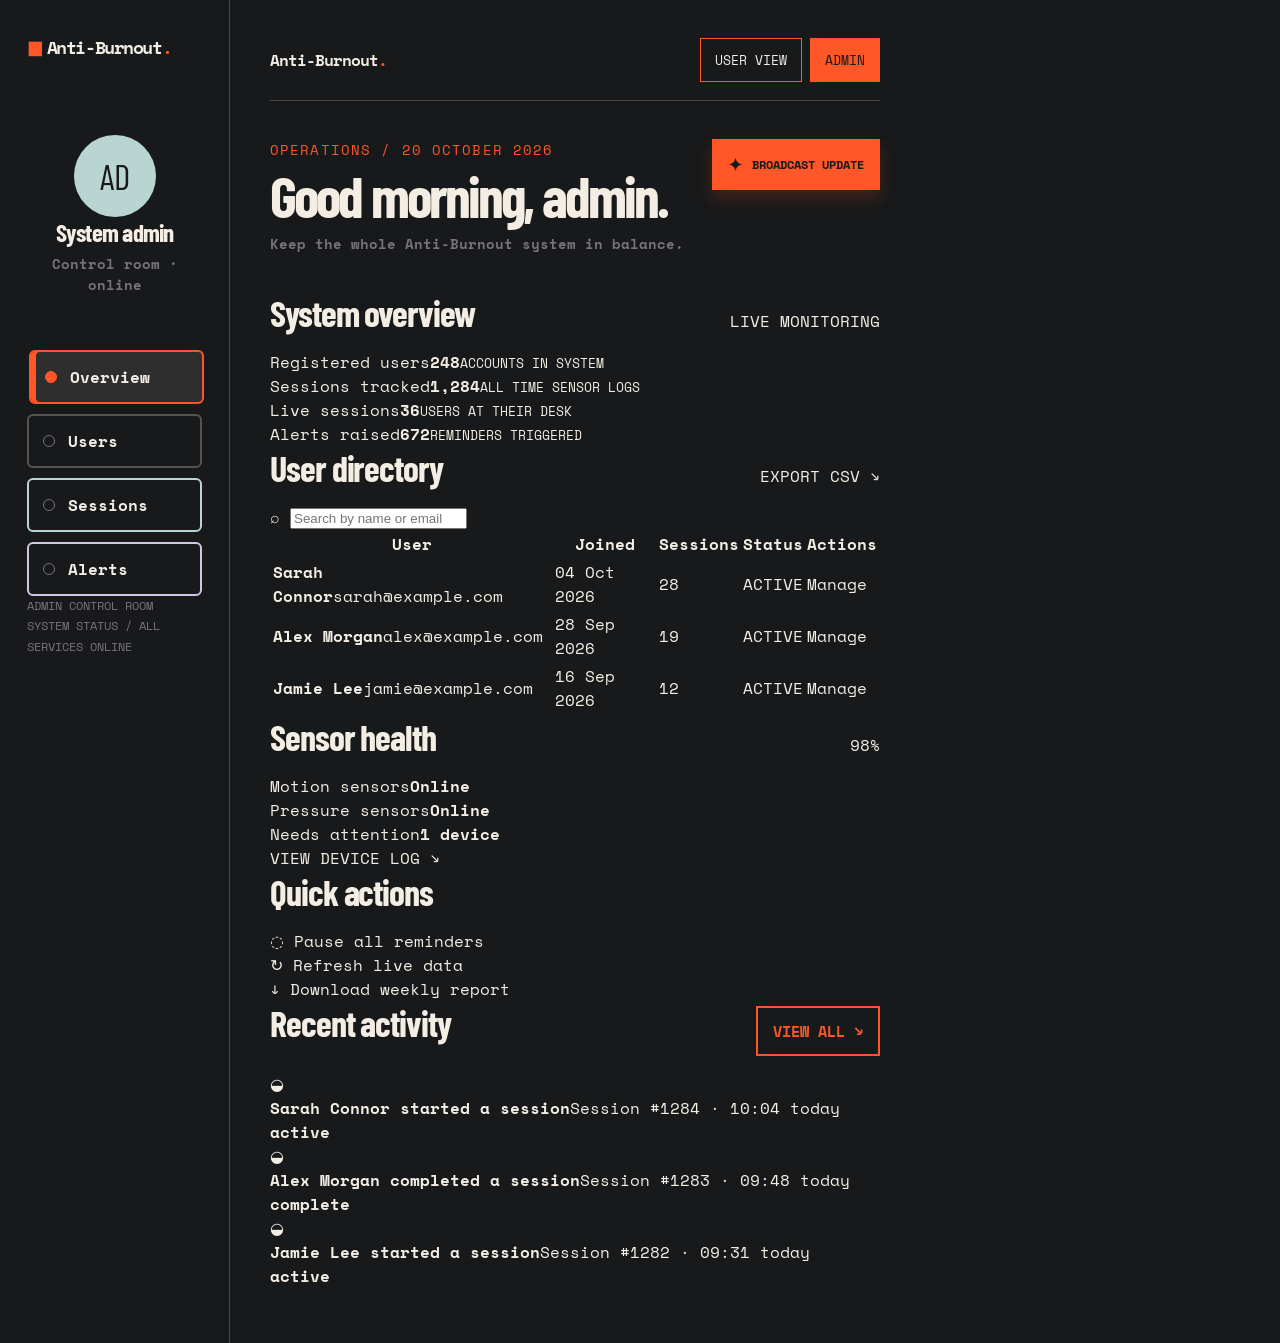
<file: Frontend/Admin_Dashboard.html>
<!doctype html>
<html lang="en">

<head>
  <meta charset="UTF-8" />
  <meta name="viewport" content="width=device-width, initial-scale=1.0" />
  <meta name="description" content="Anti-Burnout administration dashboard." />
  <title>Anti-Burnout / Admin</title>
  <link rel="stylesheet" href="styles.css?v=admin-dashboard" />
  <link rel="icon" type="image/png" href="Images/Picture1.png" />
  <link rel="preconnect" href="https://fonts.googleapis.com" />
  <link rel="preconnect" href="https://fonts.gstatic.com" crossorigin />
  <link href="https://fonts.googleapis.com/css2?family=Barlow+Condensed:ital,wght@0,500;0,600;1,500;1,600&family=Space+Mono:wght@400;700&display=swap" rel="stylesheet" />
</head>

<body>
  <div class="app admin-app">
    <aside class="sidebar">
      <a class="brand" href="/"><span class="brand-mark">▮▮</span> Anti-Burnout<span>.</span></a>
      <div class="profile admin-profile">
        <div class="profile-avatar" aria-hidden="true">AD</div>
        <h2>System admin</h2>
        <p>Control room · online</p>
      </div>
      <nav class="nav" aria-label="Admin navigation">
        <a class="active selected" aria-current="page" href="#overview">Overview</a>
        <a href="#users">Users</a>
        <a href="#sessions">Sessions</a>
        <a href="#alerts">Alerts</a>
      </nav>
      <p class="sidebar-footer">ADMIN CONTROL ROOM<br />SYSTEM STATUS / ALL SERVICES ONLINE</p>
    </aside>

    <main class="main admin-main" id="overview">
      <nav class="dashboard-nav" aria-label="Admin page navigation">
        <a class="dashboard-nav-home" href="/">Anti-Burnout<span>.</span></a>
        <div class="dashboard-nav-links">
          <a href="/Dashboard">User view</a>
          <a class="active" href="#overview">Admin</a>
        </div>
      </nav>

      <header class="topbar">
        <div>
          <p class="eyebrow">Operations / 20 October 2026</p>
          <h1>Good morning, admin.</h1>
          <p class="date">Keep the whole Anti-Burnout system in balance.</p>
        </div>
        <span class="notification"><span>✦</span><label>Broadcast update</label></span>
      </header>

      <section aria-labelledby="overview-title">
        <div class="section-heading">
          <h2 id="overview-title">System overview</h2>
          <span class="admin-live"><i></i> LIVE MONITORING</span>
        </div>
        <div class="admin-stat-grid">
          <article class="admin-stat orange"><span>Registered users</span><strong>248</strong><small>ACCOUNTS IN SYSTEM</small></article>
          <article class="admin-stat blue"><span>Sessions tracked</span><strong>1,284</strong><small>ALL TIME SENSOR LOGS</small></article>
          <article class="admin-stat lilac"><span>Live sessions</span><strong>36</strong><small>USERS AT THEIR DESK</small></article>
          <article class="admin-stat cream"><span>Alerts raised</span><strong>672</strong><small>REMINDERS TRIGGERED</small></article>
        </div>
      </section>

      <div class="admin-content-grid">
        <section class="admin-panel" id="users" aria-labelledby="users-title">
          <div class="section-heading">
            <h2 id="users-title">User directory</h2>
            <span class="admin-text-button">EXPORT CSV ↘</span>
          </div>
          <label class="admin-search">
            <span>⌕</span>
            <input type="search" placeholder="Search by name or email" aria-label="Search users" />
          </label>
          <div class="admin-table-wrap">
            <table class="admin-table">
              <thead><tr><th>User</th><th>Joined</th><th>Sessions</th><th>Status</th><th><span class="sr-only">Actions</span></th></tr></thead>
              <tbody>
                <tr>
                  <td><strong>Sarah Connor</strong><span>sarah@example.com</span></td>
                  <td>04 Oct 2026</td>
                  <td>28</td>
                  <td><span class="status-pill online">ACTIVE</span></td>
                  <td><span class="row-action">Manage</span></td>
                </tr>
                <tr>
                  <td><strong>Alex Morgan</strong><span>alex@example.com</span></td>
                  <td>28 Sep 2026</td>
                  <td>19</td>
                  <td><span class="status-pill online">ACTIVE</span></td>
                  <td><span class="row-action">Manage</span></td>
                </tr>
                <tr>
                  <td><strong>Jamie Lee</strong><span>jamie@example.com</span></td>
                  <td>16 Sep 2026</td>
                  <td>12</td>
                  <td><span class="status-pill online">ACTIVE</span></td>
                  <td><span class="row-action">Manage</span></td>
                </tr>
              </tbody>
            </table>
          </div>
        </section>

        <aside class="admin-side-column">
          <section class="admin-panel health-panel" id="alerts" aria-labelledby="health-title">
            <div class="section-heading"><h2 id="health-title">Sensor health</h2><span class="health-score">98%</span></div>
            <div class="health-meter"><i style="width: 98%"></i></div>
            <div class="health-row"><span><i class="health-dot"></i>Motion sensors</span><strong>Online</strong></div>
            <div class="health-row"><span><i class="health-dot"></i>Pressure sensors</span><strong>Online</strong></div>
            <div class="health-row"><span><i class="health-dot warning"></i>Needs attention</span><strong>1 device</strong></div>
            <a class="admin-link" href="#sessions">VIEW DEVICE LOG ↘</a>
          </section>
          <section class="admin-panel quick-panel" aria-labelledby="quick-title">
            <div class="section-heading"><h2 id="quick-title">Quick actions</h2></div>
            <div class="quick-action"><span>◌</span> Pause all reminders</div>
            <div class="quick-action"><span>↻</span> Refresh live data</div>
            <div class="quick-action"><span>↓</span> Download weekly report</div>
          </section>
        </aside>
      </div>

      <section class="admin-panel sessions-panel" id="sessions" aria-labelledby="sessions-title">
        <div class="section-heading"><h2 id="sessions-title">Recent activity</h2><a class="admin-text-button" href="#sessions">VIEW ALL ↘</a></div>
        <div class="activity-list">
          <div class="activity-row"><span class="activity-icon is-active">◒</span><div><strong>Sarah Connor started a session</strong><span>Session #1284 · 10:04 today</span></div><b>active</b></div>
          <div class="activity-row"><span class="activity-icon">◒</span><div><strong>Alex Morgan completed a session</strong><span>Session #1283 · 09:48 today</span></div><b>complete</b></div>
          <div class="activity-row"><span class="activity-icon">◒</span><div><strong>Jamie Lee started a session</strong><span>Session #1282 · 09:31 today</span></div><b>active</b></div>
        </div>
      </section>
    </main>
  </div>
</body>
</html>
</file>
<file: Frontend/styles.css>
* {
  box-sizing: border-box;
}

.sensor-page {
  min-height: 100vh;
}

.sensor-header {
  border-bottom: 1px solid var(--line);
}

.sensor-header .main-nav .active {
  background: var(--orange);
  color: var(--ink);
}

.sensor-main {
  margin: 0 auto;
  max-width: 1280px;
  padding: 76px 5vw 100px;
}

.sensor-intro {
  align-items: end;
  display: flex;
  gap: 40px;
  justify-content: space-between;
  margin-bottom: 82px;
}

.sensor-intro h1 {
  color: var(--orange);
  font: 600 clamp(72px, 10vw, 140px) 'Barlow Condensed', sans-serif;
  letter-spacing: -0.06em;
  line-height: 0.8;
  margin: 0 0 30px;
  text-transform: uppercase;
}

.sensor-intro h1 em,
.sensor-help h2 em {
  color: var(--cream);
  font-style: italic;
}

.sensor-lede {
  color: rgba(243, 237, 228, 0.7);
  font-size: 13px;
  line-height: 1.7;
  margin: 0;
  max-width: 480px;
}

.connection-status {
  align-items: center;
  border: 1px solid var(--orange);
  display: flex;
  gap: 15px;
  min-width: 255px;
  padding: 17px 20px;
}

.connection-status strong,
.connection-status span {
  display: block;
}

.connection-status strong {
  color: var(--orange);
  font-size: 13px;
  margin-bottom: 7px;
  text-transform: uppercase;
}

.connection-status div span {
  color: rgba(243, 237, 228, 0.6);
  font-size: 10px;
}

.connection-pulse,
.sensor-state i,
.live-label i {
  background: #86d69e;
  border-radius: 50%;
  display: inline-block;
  height: 9px;
  width: 9px;
}

.connection-pulse {
  box-shadow: 0 0 0 5px rgba(134, 214, 158, 0.14);
}

.sensor-overview .section-heading,
.sensor-activity .section-heading {
  align-items: baseline;
  border-bottom: 1px solid var(--line);
  display: flex;
  justify-content: space-between;
  margin-bottom: 28px;
  padding-bottom: 15px;
}

.sensor-overview h2,
.sensor-activity h2 {
  font: 500 30px 'Barlow Condensed', sans-serif;
  margin: 0;
  text-transform: uppercase;
}

.sensor-count,
.live-label {
  color: var(--orange);
  font-size: 10px;
  text-transform: uppercase;
}

.connection-map {
  align-items: center;
  display: grid;
  grid-template-columns: minmax(130px, 1fr) minmax(50px, 0.45fr) minmax(170px, 1.15fr) minmax(50px, 0.45fr) minmax(130px, 1fr);
  margin: 44px 0 54px;
}

.connection-node {
  align-items: center;
  border: 1px solid var(--line);
  display: grid;
  min-height: 136px;
  padding: 18px;
  position: relative;
}

.connection-node-motion {
  border-color: var(--orange);
}

.connection-node-pressure {
  border-color: var(--blue);
}

.connection-node-icon {
  font: 500 42px 'Barlow Condensed', sans-serif;
  line-height: 0.8;
}

.connection-node-number {
  color: rgba(243, 237, 228, 0.5);
  font-size: 9px;
  position: absolute;
  right: 14px;
  top: 14px;
}

.connection-node strong {
  font: 500 26px 'Barlow Condensed', sans-serif;
  text-transform: uppercase;
}

.connection-node small {
  align-items: center;
  color: rgba(243, 237, 228, 0.62);
  display: flex;
  font-size: 9px;
  gap: 7px;
}

.connection-node small i {
  background: #86d69e;
  border-radius: 50%;
  height: 6px;
  width: 6px;
}

.connection-hub {
  align-items: center;
  background: var(--orange);
  border-radius: 50%;
  color: var(--ink);
  display: flex;
  flex-direction: column;
  height: 170px;
  justify-content: center;
  justify-self: center;
  position: relative;
  text-align: center;
  width: 170px;
  z-index: 1;
}

.hub-mark {
  font-size: 18px;
  letter-spacing: -5px;
  margin-left: -5px;
}

.connection-hub strong {
  font-size: 11px;
  margin-top: 11px;
}

.connection-hub small {
  font-size: 8px;
  margin-top: 6px;
}

.connection-line {
  border-top: 1px dashed rgba(243, 237, 228, 0.5);
  position: relative;
}

.connection-line span {
  animation: signal-flow 2.4s linear infinite;
  background: var(--orange);
  border-radius: 50%;
  height: 7px;
  position: absolute;
  top: -4px;
  width: 7px;
}

.connection-line-motion span {
  right: 0;
}

.connection-line-pressure span {
  left: 0;
}

@keyframes signal-flow {
  from {
    opacity: 0.3;
    transform: translateX(0);
  }

  50% {
    opacity: 1;
  }

  to {
    opacity: 0.3;
    transform: translateX(100%);
  }
}

.sensor-grid {
  display: grid;
  gap: 22px;
  grid-template-columns: repeat(2, minmax(0, 1fr));
}

.sensor-card {
  color: var(--ink);
  min-height: 365px;
  padding: 29px 31px;
}

.sensor-card-orange {
  background: var(--orange);
}

.sensor-card-blue {
  background: var(--blue);
}

.sensor-card-topline,
.sensor-details div {
  align-items: center;
  display: flex;
  justify-content: space-between;
}

.sensor-number {
  font-size: 11px;
  font-weight: 700;
}

.sensor-state {
  align-items: center;
  display: inline-flex;
  font-size: 10px;
  gap: 8px;
  text-transform: uppercase;
}

.sensor-state i {
  background: var(--ink);
  height: 7px;
  width: 7px;
}

.sensor-icon {
  font: 500 72px 'Barlow Condensed', sans-serif;
  height: 100px;
  line-height: 1;
  margin-top: 33px;
}

.sensor-card h3 {
  font: 600 47px 'Barlow Condensed', sans-serif;
  letter-spacing: -0.04em;
  line-height: 0.9;
  margin: 0 0 15px;
  text-transform: uppercase;
}

.sensor-card p {
  font-size: 11px;
  line-height: 1.6;
  margin: 0;
  max-width: 390px;
}

.sensor-details {
  border-top: 1px solid rgba(23, 25, 26, 0.3);
  display: grid;
  gap: 9px;
  margin: 28px 0 0;
  padding-top: 14px;
}

.sensor-details dt,
.sensor-details dd {
  font-size: 10px;
  margin: 0;
  text-transform: uppercase;
}

.sensor-details dd {
  font-weight: 700;
}

.sensor-lower-grid {
  display: grid;
  gap: 22px;
  grid-template-columns: 1.5fr 1fr;
  margin-top: 22px;
}

.sensor-activity,
.sensor-help {
  border: 1px solid var(--line);
  padding: 29px 31px;
}

.live-label {
  align-items: center;
  color: #86d69e;
  display: inline-flex;
  gap: 8px;
}

.live-label i {
  height: 7px;
  width: 7px;
}

.activity-reading {
  display: grid;
  gap: 20px;
  grid-template-columns: repeat(3, 1fr);
  padding: 25px 0 21px;
}

.activity-reading span,
.activity-reading strong {
  display: block;
}

.activity-reading span {
  color: rgba(243, 237, 228, 0.55);
  font-size: 9px;
  margin-bottom: 8px;
  text-transform: uppercase;
}

.activity-reading strong {
  color: var(--cream);
  font: 500 25px 'Barlow Condensed', sans-serif;
  text-transform: uppercase;
}

.activity-note,
.sensor-help p {
  color: rgba(243, 237, 228, 0.65);
  font-size: 11px;
  line-height: 1.65;
}

.activity-note {
  border-top: 1px solid var(--line);
  margin: 0;
  padding-top: 17px;
}

.sensor-help {
  background: var(--lilac);
  color: var(--ink);
}

.sensor-help .eyebrow {
  color: var(--ink);
}

.sensor-help h2 {
  font: 500 43px 'Barlow Condensed', sans-serif;
  letter-spacing: -0.04em;
  line-height: 0.88;
  margin: 0 0 22px;
  text-transform: uppercase;
}

.sensor-help h2 em {
  color: var(--ink);
}

.sensor-help p {
  color: rgba(23, 25, 26, 0.7);
  max-width: 300px;
}

.sensor-help .outline-button {
  border-color: var(--ink);
  color: var(--ink);
  margin-top: 8px;
}

.sensor-help .outline-button:hover,
.sensor-help .outline-button:focus-visible {
  background: var(--ink);
  color: var(--lilac);
}

@media (max-width: 760px) {
  .sensor-main {
    padding-top: 48px;
  }

  .sensor-intro {
    align-items: start;
    flex-direction: column;
    margin-bottom: 58px;
  }

  .sensor-grid,
  .sensor-lower-grid {
    grid-template-columns: 1fr;
  }

  .connection-map {
    gap: 0;
    grid-template-columns: 1fr;
    justify-items: center;
    margin-top: 34px;
  }

  .connection-node {
    justify-self: stretch;
    width: 100%;
  }

  .connection-line {
    border-left: 1px dashed rgba(243, 237, 228, 0.5);
    border-top: 0;
    height: 46px;
    width: 1px;
  }

  .connection-line span {
    left: -3px;
    top: 0;
  }

  .connection-line-motion span {
    animation-name: signal-flow-vertical;
    right: auto;
  }

  .connection-line-pressure span {
    animation-name: signal-flow-vertical;
  }
}

@media (max-width: 480px) {
  .sensor-header {
    align-items: start;
    flex-direction: column;
    gap: 20px;
  }

  .sensor-header .main-nav {
    flex-wrap: wrap;
  }

  .sensor-intro h1 {
    font-size: 72px;
  }

  .connection-status {
    min-width: 100%;
  }

  .sensor-card,
  .sensor-activity,
  .sensor-help {
    padding: 24px;
  }

  .activity-reading {
    grid-template-columns: 1fr;
  }
}

@keyframes signal-flow-vertical {
  from {
    opacity: 0.3;
    transform: translateY(0);
  }

  50% {
    opacity: 1;
  }

  to {
    opacity: 0.3;
    transform: translateY(100%);
  }
}

.basic-sensor-main {
  margin: 0 auto;
  max-width: 850px;
  padding: 90px 5vw 120px;
}

.basic-sensor-main h1 {
  color: var(--orange);
  font: 600 clamp(72px, 12vw, 140px) 'Barlow Condensed', sans-serif;
  letter-spacing: -0.06em;
  line-height: 0.8;
  margin: 0 0 25px;
  text-transform: uppercase;
}

.basic-sensor-intro {
  color: rgba(243, 237, 228, 0.65);
  font-size: 14px;
  line-height: 1.6;
  margin: 0 0 52px;
}

.basic-sensor-list {
  display: grid;
  gap: 14px;
}

.basic-sensor-card {
  align-items: center;
  border: 1px solid var(--line);
  display: grid;
  gap: 22px;
  grid-template-columns: 58px 1fr auto;
  padding: 22px 25px;
}

.basic-sensor-icon {
  align-items: center;
  border: 1px solid var(--orange);
  color: var(--orange);
  display: flex;
  font: 500 35px 'Barlow Condensed', sans-serif;
  height: 58px;
  justify-content: center;
  width: 58px;
}

.basic-sensor-info h2 {
  font: 500 29px 'Barlow Condensed', sans-serif;
  margin: 0 0 5px;
  text-transform: uppercase;
}

.basic-sensor-info p {
  color: rgba(243, 237, 228, 0.55);
  font-size: 14px;
  margin: 0;
}

.sensor-connect-button {
  background: transparent;
  border: 1px solid var(--orange);
  color: var(--orange);
  cursor: pointer;
  font: 700 10px 'Space Mono', monospace;
  padding: 10px 16px;
  text-transform: uppercase;
}

.sensor-connect-button:hover,
.sensor-connect-button:focus-visible {
  background: var(--orange);
  color: #171513;
}

.basic-sensor-status {
  align-items: center;
  display: flex;
  font-size: 14px;
  gap: 8px;
  text-transform: uppercase;
  white-space: nowrap;
}

.basic-sensor-status span {
  border-radius: 50%;
  display: block;
  height: 9px;
  width: 9px;
}

.is-connected {
  color: #86d69e;
}

.is-connected span {
  background: #86d69e;
}

.is-connecting {
  color: var(--orange);
}

.is-connecting span {
  animation: connecting-pulse 1.2s ease-in-out infinite;
  background: var(--orange);
}

@keyframes connecting-pulse {
  50% {
    opacity: 0.25;
    transform: scale(0.7);
  }
}

@media (max-width: 800px) {
  .dashboard-sensors {
    padding: 85px 7.4vw;
  }

  .dashboard-sensor-heading h2 {
    font-size: clamp(58px, 18vw, 82px);
  }
}

@media (max-width: 600px) {
  .dashboard-sensors {
    padding: 64px 5vw;
  }

  .basic-sensor-main {
    padding-top: 60px;
  }

  .basic-sensor-card {
    align-items: start;
    grid-template-columns: 48px 1fr;
    padding: 18px;
  }

  .basic-sensor-icon {
    height: 48px;
    width: 48px;
  }

  .basic-sensor-status {
    grid-column: 2;
  }
}

.error-page {
  background: rgba(23, 25, 26, 0.96);
  color: var(--cream);
  min-height: 100vh;
}

.error-page .theme-toggle {
  color: #f3ede4;
}

.error-overlay {
align-items: center;
display: flex;
justify-content: center;
min-height: 100vh;
padding: 32px 5vw;
}

.error-card {
background: var(--cream);
box-shadow: 14px 14px 0 var(--orange);
color: var(--ink);
max-width: 560px;
padding: 48px;
position: relative;
width: 100%;
}

.error-code {
color: var(--orange);
display: block;
font: 700 clamp(56px, 10vw, 100px) 'Barlow Condensed', sans-serif;
letter-spacing: -0.06em;
line-height: 0.8;
margin-bottom: 28px;
}

.error-card h1 {
font: 600 clamp(58px, 9vw, 100px) 'Barlow Condensed', sans-serif;
letter-spacing: -0.05em;
line-height: 0.8;
margin: 0 0 28px;
text-transform: uppercase;
}

.error-card h1 em {
color: var(--orange);
font-style: italic;
}

.error-message {
font-size: 12px;
line-height: 1.7;
margin: 0 0 30px;
max-width: 390px;
}

.error-home-link {
align-items: center;
display: inline-flex;
justify-content: space-between;
text-decoration: none;
width: min(100%, 280px);
}

@media (max-width: 480px) {
.error-card {
  padding: 34px 26px;
}
}

:root {
  --ink: #17191a;
  --orange: #ff5728;
  --cream: #f3ede4;
  --blue: #b9d5d1;
  --lilac: #d0c6e5;
  --line: rgba(243, 237, 228, 0.22);
  --background: var(--ink);
  --text: var(--cream);
  --muted-text: rgba(243, 237, 228, 0.65);
  --panel: #222526;
  --calendar-background: #242728;
  --event-background: rgba(255, 253, 250, 0.08);
  --calendar-muted: rgba(243, 237, 228, 0.65);
  --calendar-heading: #f3ede4;
  --card-text: #f3ede4;
  --card-muted: rgba(243, 237, 228, 0.65);
  --task-background: #242728;
  --task-text: #f3ede4;
  --task-muted: rgba(243, 237, 228, 0.7);
  --contact-accent: #b9d5d1;
}

[data-theme="light"] {
  --ink: #f3ede4;
  --cream: #17191a;
  --background: #f3ede4;
  --text: #17191a;
  --muted-text: rgba(23, 25, 26, 0.65);
  --line: rgba(23, 25, 26, 0.22);
  --panel: #fffaf3;
  --calendar-background: #f3ede4;
  --event-background: rgba(255, 253, 250, 0.9);
  --calendar-muted: #5d6260;
  --calendar-heading: #17191a;
  --card-text: #17191a;
  --card-muted: #5d6260;
  --task-background: #fffdfa;
  --task-text: #17191a;
  --task-muted: #5d6260;
  --contact-accent: #287c79;
}

[data-theme="dark"] {
  --ink: #17191a;
  --cream: #f3ede4;
  --background: #17191a;
  --text: #f3ede4;
  --muted-text: rgba(243, 237, 228, 0.65);
  --line: rgba(243, 237, 228, 0.22);
  --panel: #222526;
  --calendar-background: #242728;
  --event-background: rgba(255, 253, 250, 0.08);
  --calendar-muted: rgba(243, 237, 228, 0.65);
  --calendar-heading: #f3ede4;
  --card-text: #f3ede4;
  --card-muted: rgba(243, 237, 228, 0.65);
  --task-background: #242728;
  --task-text: #f3ede4;
  --task-muted: rgba(243, 237, 228, 0.7);
  --contact-accent: #b9d5d1;
}

html {
  scroll-behavior: smooth;
}

body {
  margin: 0;
  background-color: var(--background);
  color: var(--text);
  font-family: 'Space Mono', monospace;
  overflow-x: hidden;
  transition: background-color 0.25s ease, color 0.25s ease;
}

a {
  color: inherit;
  text-decoration: none;
}

.theme-toggle {
  align-items: center;
  background: transparent;
  border: 1px solid var(--orange);
  border-radius: 3px;
  color: var(--text);
  cursor: pointer;
  display: inline-flex;
  font: inherit;
  font-size: 11px;
  gap: 8px;
  min-height: 44px;
  padding: 10px 14px;
  text-transform: uppercase;
  transition: background 0.2s ease, color 0.2s ease;
}

.theme-toggle:hover,
.theme-toggle:focus-visible {
  background: var(--orange);
  color: var(--ink);
}

.theme-toggle:focus-visible {
  outline: 3px solid var(--orange);
  outline-offset: 3px;
}

.page-theme-toggle {
  position: fixed;
  right: 24px;
  top: 24px;
  z-index: 10;
}

.site-header {
  align-items: center;
  display: flex;
  justify-content: space-between;
  padding: 30px 3.7vw;
  position: relative;
  z-index: 4;
}

.brand {
  align-items: center;
  display: inline-flex;
  font-size: 22px;
  font-weight: 700;
  letter-spacing: -0.06em;
}

.brand span,
.eyebrow,
.main-nav a:hover {
  color: var(--orange);
}

.main-nav {
  align-items: stretch;
  display: flex;
  gap: 8px;
  left: 42%;
  position: absolute;
  transform: translateX(-50%);
}

.main-nav a {
  align-items: center;
  border: 1px solid var(--orange);
  border-radius: 3px;
  color: var(--cream);
  display: inline-flex;
  font-size: 13px;
  font-weight: 700;
  justify-content: center;
  min-height: 44px;
  padding: 12px 17px;
  text-transform: uppercase;
  transition: background 0.2s ease, color 0.2s ease;
}

.main-nav a:hover,
.main-nav a:focus-visible {
  background: var(--orange);
  color: var(--ink);
  outline: none;
}

.main-nav a:focus-visible {
  outline: 3px solid var(--cream);
  outline-offset: 3px;
}

.menu-button {
  align-items: center;
  background: var(--orange);
  border: 1px solid var(--orange);
  border-radius: 4px;
  color: var(--ink);
  display: none;
  font-family: inherit;
  font-size: 12px;
  font-weight: 700;
  gap: 9px;
  justify-content: center;
  min-height: 48px;
  min-width: 92px;
  padding: 10px 14px;
  text-transform: uppercase;
}

.menu-button:focus-visible {
  outline: 3px solid var(--cream);
  outline-offset: 3px;
}

.menu-icon {
  display: flex;
  flex-direction: column;
  gap: 5px;
}

.menu-icon span {
  background: var(--orange);
  display: block;
  height: 2px;
  width: 22px;
}

.menu-button .menu-icon span {
  background: var(--ink);
}

.hero {
  align-items: center;
  display: grid;
  grid-template-columns: 24% 52% 24%;
  min-height: 660px;
  padding: 26px 3.7vw 92px;
  position: relative;
}

.hero-copy {
  padding: 0 3.4vw;
  position: relative;
  z-index: 2;
}

.eyebrow {
  font-size: 12px;
  letter-spacing: 0.08em;
  margin: 0 0 20px;
  text-transform: uppercase;
}

.hero h1 {
  color: var(--orange);
  font-family: 'Barlow Condensed', sans-serif;
  font-size: clamp(82px, 11.8vw, 190px);
  font-style: normal;
  letter-spacing: -0.055em;
  line-height: 0.76;
  margin: 0 0 35px;
  text-transform: uppercase;
}

.hero h1 em,
h2 em {
  font-style: italic;
}

.hero-text {
  font-size: clamp(18px, 1.35vw, 20px);
  line-height: 1.7;
  margin: 0 0 27px;
  max-width: 390px;
}

.outline-button {
  border: 1px solid var(--orange);
  border-radius: 0;
  color: var(--orange);
  display: inline-flex;
  font-size: 13px;
  justify-content: center;
  padding: 15px 26px;
  text-transform: uppercase;
  transition: background 0.25s, color 0.25s;
}

.outline-button:hover {
  background: var(--orange);
  color: var(--ink);
}

.outline-button span {
  margin-left: 16px;
}

.hero-image {
  align-self: center;
  min-width: 0;
  position: relative;
}

.hero-image img {
  display: block;
  filter: saturate(0.72) contrast(1.05);
  height: 430px;
  object-fit: cover;
  width: 100%;
}

.hero-image-right {
  align-self: end;
  margin-bottom: 0;
}

.hero-image-right img {
  height: 225px;
}

.image-label {
  bottom: -22px;
  color: rgba(243, 237, 228, 0.55);
  font-size: 9px;
  position: absolute;
  text-transform: uppercase;
}

.hero-image-left .image-label {
  right: 0;
}

.hero-image-right .image-label {
  left: 0;
}

.ticker {
  border-bottom: 1px solid var(--orange);
  border-top: 1px solid var(--orange);
  color: var(--orange);
  contain: inline-size;
  overflow: clip;
  overflow: hidden;
  padding: 14px 0;
  white-space: nowrap;
}

.ticker-track {
  animation: ticker 18s linear infinite;
  display: flex;
  gap: 36px;
  justify-content: space-around;
  width: 200vw;
}

.ticker span {
  font-size: 11px;
}

.ticker b {
  font-size: 12px;
}

.dashboard-section,
.audience-section,
.how-section {
  width: 100%;
  padding: 125px 7.4vw;
}

.dashboard-section {
  display: grid;
  gap: 8vw;
  grid-template-columns: 0.8fr 1.2fr;
}

.dashboard-sensors {
  border-top: 1px solid var(--line);
  margin-top: 70px;
  padding: 70px 0 20px;
}

.dashboard-sensor-heading {
  margin-bottom: 30px;
}

.dashboard-sensor-heading h2 {
  color: var(--orange);
  font: 600 clamp(72px, 10vw, 140px) 'Barlow Condensed', sans-serif;
  letter-spacing: -0.06em;
  line-height: 0.85;
  margin: 0 0 24px;
  text-transform: uppercase;
}

.section-intro h2,
.audience-heading h2,
.how-section h2 {
  font-family: 'Barlow Condensed', sans-serif;
  font-size: clamp(62px, 8vw, 120px);
  letter-spacing: -0.04em;
  line-height: 0.8;
  margin: 0 0 35px;
  text-transform: uppercase;
}

.section-intro > p:last-child {
  font-size: 17px;
  line-height: 1.7;
  max-width: 310px;
}

.usage-panel {
  align-self: start;
  background: var(--panel);
  color: var(--text);
  min-width: 0;
  padding: 40px;
}

.panel-topline {
  border-bottom: 1px solid var(--line);
  display: flex;
  font-size: 13px;
  justify-content: space-between;
  padding-bottom: 18px;
  text-transform: uppercase;
}

.status-dot::before {
  background: #b9d5d1;
  border-radius: 50%;
  content: '';
  display: inline-block;
  height: 6px;
  margin: 0 8px 1px 0;
  width: 6px;
}

.usage-main {
  align-items: center;
  display: flex;
  gap: 8vw;
  padding: 70px 5%;
}

.usage-ring {
  align-items: center;
  background: conic-gradient(var(--orange) 0 64%, #414546 64% 100%);
  border-radius: 50%;
  display: flex;
  height: 210px;
  justify-content: center;
  min-width: 210px;
  position: relative;
}

.usage-ring::after {
  background: var(--panel);
  border-radius: 50%;
  content: '';
  height: 180px;
  position: absolute;
  width: 180px;
}

.usage-ring div {
  position: relative;
  text-align: center;
  z-index: 1;
}

.usage-ring strong {
  display: block;
  font-size: 28px;
}

.usage-ring small {
  color: var(--muted-text);
  display: block;
  font-size: 12px;
  margin-top: 9px;
  text-transform: uppercase;
}

.note-label {
  color: var(--orange);
  font-size: 13px;
  text-transform: uppercase;
}

.usage-notes h3 {
  font-family: 'Barlow Condensed', sans-serif;
  font-size: 41px;
  line-height: 0.85;
  margin: 15px 0 28px;
  text-transform: uppercase;
}

.usage-notes {
  min-width: 0;
}

.usage-notes h3 em {
  font-style: italic;
}

.mini-chart {
  align-items: end;
  display: flex;
  gap: 4px;
  height: 46px;
}

.mini-chart i {
  background: #7a8886;
  display: block;
  width: 10px;
}

.mini-chart .accent {
  background: var(--orange);
}

.primary-button {
  background: var(--orange);
  border: 0;
  color: var(--ink);
  cursor: pointer;
  font: 700 14px 'Space Mono', monospace;
  padding: 16px 20px;
  text-align: left;
  text-transform: uppercase;
  width: 100%;
}

.primary-button span {
  float: right;
  font-size: 18px;
  line-height: 10px;
}

.primary-button:hover {
  background: var(--cream);
}

.check-in-message {
  color: var(--blue);
  font-size: 10px;
  min-height: 14px;
}

.audience-section {
  background: var(--cream);
  color: var(--ink);
}

.audience-heading {
  align-items: end;
  display: flex;
  justify-content: space-between;
  margin-bottom: 62px;
}

.audience-heading h2 {
  margin: 0;
}

.audience-heading .eyebrow {
  margin: 0;
}

.audience-grid {
  display: grid;
  gap: 14px;
  grid-template-columns: repeat(3, minmax(0, 1fr));
}

.audience-card {
  min-height: 390px;
  min-width: 0;
  padding: 22px;
  position: relative;
}

.card-blue {
  background: var(--blue);
}

.card-orange {
  background: var(--orange);
}

.card-lilac {
  background: var(--lilac);
}

.card-number {
  font-size: 18px;
}

.card-icon {
  font-size: 42px;
  position: absolute;
  right: 22px;
  top: 15px;
}

.audience-card h3 {
  font-family: 'Barlow Condensed', sans-serif;
  font-size: 52px;
  line-height: 0.82;
  margin: 145px 0 18px;
  overflow-wrap: anywhere;
  text-transform: uppercase;
}

.audience-card p {
  font-size: 20px;
  line-height: 1.6;
  max-width: 230px;
}

.audience-card a {
  bottom: 22px;
  font-size: 10px;
  position: absolute;
  text-transform: uppercase;
}

.audience-card a span {
  font-size: 16px;
  margin-left: 10px;
}

.how-section {
  display: grid;
  gap: 9vw;
  grid-template-columns: 0.85fr 1.15fr;
}

.steps {
  border-top: 1px solid var(--line);
}

.steps > div {
  border-bottom: 1px solid var(--line);
  display: grid;
  gap: 22px;
  grid-template-columns: 40px 1fr 1.8fr;
  padding: 25px 0;
}

.steps b {
  color: var(--orange);
  font-size: 11px;
}

.steps h3 {
  font-family: 'Barlow Condensed', sans-serif;
  font-size: 30px;
  line-height: 0.8;
  margin: 0;
  text-transform: uppercase;
}

.steps p {
  font-size: 11px;
  line-height: 1.6;
  margin: 0;
  max-width: 260px;
}

.site-footer {
  align-items: center;
  background: var(--orange);
  border-top: 1px solid var(--orange);
  color: var(--ink);
  display: flex;
  font-size: 26px;
  justify-content: space-between;
  padding: 25px 7.4vw;
}

.site-footer p {
  color: var(--ink);
}

@keyframes ticker {
  to {
    transform: translateX(-50%);
  }
}

@media (max-width: 1100px) and (min-width: 801px) {
  .site-header {
    padding-left: 5vw;
    padding-right: 5vw;
  }

  .main-nav {
    gap: 22px;
  }

  .hero {
    grid-template-columns: 22% 56% 22%;
    min-height: 570px;
    padding-left: 5vw;
    padding-right: 5vw;
  }

  .hero-copy {
    padding-left: 2vw;
    padding-right: 2vw;
  }

  .hero h1 {
    font-size: clamp(72px, 10.5vw, 120px);
  }

  .dashboard-section,
  .how-section,
  .audience-section {
    padding-left: 5vw;
    padding-right: 5vw;
  }

  .usage-main {
    gap: 4vw;
    padding-left: 0;
    padding-right: 0;
  }

  .usage-ring {
    height: 180px;
    min-width: 180px;
    width: 180px;
  }

  .usage-ring::after {
    height: 154px;
    width: 154px;
  }
}

@media (max-width: 800px) {
  .main-nav {
    display: none;
  }

  .main-nav.is-open {
    background: var(--ink);
    border-bottom: 1px solid var(--orange);
    border-left: 0;
    border-right: 0;
    border-top: 0;
    display: flex;
    flex-direction: column;
    gap: 6px;
    left: 0;
    padding: 14px 7.4vw 18px;
    position: absolute;
    right: 0;
    top: 100%;
    transform: none;
    z-index: 20;
  }

  .menu-button {
    display: flex;
  }

  .main-nav a {
    border: 1px solid var(--orange);
    border-radius: 3px;
    font-size: 13px;
    min-height: 48px;
    padding: 15px 12px;
    width: 100%;
  }

  .hero {
    grid-template-columns: 1fr;
    min-height: 0;
    padding-bottom: 80px;
  }

  .hero-copy {
    order: 1;
    padding: 55px 0 45px;
  }

  .hero-image-left {
    order: 2;
    width: 55%;
  }

  .hero-image-right {
    align-self: end;
    margin-top: -70px;
    order: 3;
    width: 54%;
  }

  .hero-image img {
    height: 330px;
  }

  .hero-image-right img {
    height: 180px;
  }

  .dashboard-section,
  .how-section {
    grid-template-columns: 1fr;
    padding: 85px 7.4vw;
  }

  .usage-main {
    align-items: start;
    flex-direction: column;
    gap: 35px;
  }

  .audience-section {
    padding: 85px 7.4vw;
  }

  .audience-heading {
    align-items: start;
    flex-direction: column;
    gap: 24px;
  }

  .audience-grid {
    grid-template-columns: minmax(0, 1fr);
  }

  .audience-card {
    min-height: 310px;
  }

  .audience-card h3 {
    margin-top: 105px;
  }

  .site-footer {
    align-items: start;
    flex-direction: column;
    gap: 16px;
  }
}

@media (max-width: 480px) {
  .site-header {
    padding: 22px 5vw;
  }

  }

  /* Contact page */
  .contact-page {
    background: var(--cream);
    color: var(--ink);
  }

  .contact-page .site-header {
    background: var(--ink);
  }

  .contact-page .brand {
    color: var(--cream);
  }

  .contact-page .site-footer .brand {
    color: var(--ink);
  }

  .contact-page .main-nav a {
    color: var(--cream);
  }

  .contact-page .main-nav a.active {
    background: var(--orange);
    color: var(--ink);
  }

  .contact-hero {
    align-items: center;
    background: var(--ink);
    display: grid;
    gap: 8vw;
    grid-template-columns: 1fr 0.8fr;
    min-height: 470px;
    padding: 70px 7.4vw 90px;
  }

  .contact-hero-copy {
    max-width: 620px;
  }

  .contact-hero h1 {
    color: var(--cream);
    font-family: 'Barlow Condensed', sans-serif;
    font-size: clamp(76px, 12vw, 170px);
    letter-spacing: -0.055em;
    line-height: 0.78;
    margin: 0 0 35px;
    text-transform: uppercase;
  }

  .contact-hero h1 em {
    color: var(--orange);
    font-style: italic;
  }

  .contact-lede {
    color: var(--cream);
    font-size: 16px;
    line-height: 1.7;
    margin: 0;
    max-width: 500px;
  }

  .contact-hero-art {
    align-self: end;
    background: var(--blue);
    min-height: 290px;
    position: relative;
  }

  .contact-hero-art::before {
    background: var(--lilac);
    content: '';
    height: 100%;
    left: 14px;
    position: absolute;
    top: 14px;
    width: 100%;
  }

  .contact-hero-art img {
    display: block;
    height: 290px;
    object-fit: contain;
    position: relative;
    width: 100%;
    z-index: 1;
  }

  .contact-hero-art .image-label {
    bottom: 12px;
    color: var(--ink);
    font-size: 14px;
    position: absolute;
    right: 16px;
    z-index: 2;
  }

  .contact-content {
    display: grid;
    gap: 10vw;
    grid-template-columns: 0.8fr 1.2fr;
    padding: 105px 7.4vw 120px;
  }

  .contact-intro h2 {
    font-family: 'Barlow Condensed', sans-serif;
    font-size: clamp(58px, 7vw, 100px);
    letter-spacing: -0.05em;
    line-height: 0.8;
    margin: 0 0 30px;
    text-transform: uppercase;
  }

  .contact-intro h2 em {
    color: var(--orange);
  }

  .contact-intro > p:not(.eyebrow) {
    font-size: 16px;
    line-height: 1.7;
    max-width: 380px;
  }

  .contact-details {
    border-top: 1px solid rgba(23, 25, 26, 0.25);
    margin-top: 45px;
    max-width: 340px;
  }

  .contact-details div {
    border-bottom: 1px solid rgba(23, 25, 26, 0.25);
    display: flex;
    flex-direction: column;
    gap: 9px;
    padding: 17px 0;
  }

  .contact-details span {
    color: #6f7473;
    font-size: 13px;
    text-transform: uppercase;
  }

  .contact-details a {
    font-size: 16px;
  }

  .contact-details a:hover,
  .contact-details a:focus-visible {
    color: var(--orange);
  }

  .contact-form {
    background: var(--ink);
    color: var(--cream);
    padding: 35px 4vw 32px;
  }

  .form-note {
    color: var(--contact-accent);
    font-size: 14px;
    margin-bottom: 32px;
    text-transform: uppercase;
  }

  .form-note span {
    color: var(--orange);
    margin-right: 8px;
  }

  .contact-form label {
    display: block;
    font-size: 14px;
    margin-bottom: 22px;
    text-transform: uppercase;
  }

  .form-row {
    display: grid;
    gap: 18px;
    grid-template-columns: 1fr 1fr;
  }

  .contact-form input,
  .contact-form select,
  .contact-form textarea {
    background: transparent;
    border: 0;
    border-bottom: 1px solid #686e6c;
    border-radius: 0;
    color: var(--cream);
    display: block;
    font: 16px 'Space Mono', monospace;
    margin-top: 10px;
    outline: none;
    padding: 11px 0;
    width: 100%;
  }

  .contact-form select {
    appearance: none;
    background: linear-gradient(45deg, transparent 50%, var(--orange) 50%) calc(100% - 8px) 50% / 6px 6px no-repeat,
      linear-gradient(135deg, var(--orange) 50%, transparent 50%) 100% 50% / 6px 6px no-repeat;
    cursor: pointer;
  }

  .contact-form option {
    background: var(--ink);
    color: var(--cream);
  }

  .contact-form textarea {
    min-height: 100px;
    resize: vertical;
  }

  .contact-form input:focus,
  .contact-form select:focus,
  .contact-form textarea:focus {
    border-color: var(--orange);
  }

  .contact-form input:user-invalid,
  .contact-form textarea:user-invalid {
    border-color: #e89076;
  }

  .contact-form .primary-button {
    margin-top: 10px;
  }

  .form-status {
    color: var(--contact-accent);
    font-size: 14px;
    line-height: 1.5;
    min-height: 15px;
  }

  @media (max-width: 800px) {
    .contact-hero,
    .contact-content {
      grid-template-columns: 1fr;
    }

    .contact-hero {
      gap: 50px;
      padding-top: 60px;
    }

    .contact-hero-art {
      max-width: 430px;
      width: 80%;
    }

    .contact-content {
      gap: 65px;
      padding-bottom: 85px;
      padding-top: 85px;
    }

    .contact-form {
      padding: 30px 7vw;
    }
  }

  @media (max-width: 480px) {
    .contact-hero {
      padding: 45px 5vw 70px;
    }

    .contact-hero h1 {
      font-size: clamp(68px, 21vw, 100px);
    }

    .contact-hero-art {
      width: 92%;
    }

    .contact-content {
      padding: 70px 5vw;
    }

    .form-row {
      grid-template-columns: 1fr;
      gap: 0;
    }
  }

@media (max-width: 480px) {
  .hero {
    padding: 10px 5vw 64px;
  }

  .hero-copy {
    padding: 44px 0 36px;
  }

  .hero h1 {
    font-size: clamp(68px, 21vw, 100px);
    line-height: 0.8;
    margin-bottom: 28px;
  }

  .hero-text {
    font-size: 18px;
  }

  .outline-button {
    font-size: 12px;
    padding: 13px 20px;
  }

  .hero-image-left {
    width: 72%;
  }

  .hero-image-right {
    margin-top: -48px;
    width: 68%;
  }

  .hero-image img {
    height: 270px;
  }

  .hero-image-right img {
    height: 145px;
  }

  .dashboard-section,
  .how-section,
  .audience-section {
    padding: 64px 5vw;
  }

  .section-intro h2,
  .audience-heading h2,
  .how-section h2 {
    font-size: clamp(58px, 18vw, 82px);
  }

  .usage-panel {
    padding: 18px;
  }

  .panel-topline {
    align-items: flex-start;
    flex-direction: column;
    gap: 10px;
  }

  .usage-main {
    gap: 28px;
    padding: 36px 0;
  }

  .usage-ring {
    height: 170px;
    min-width: 170px;
    width: 170px;
  }

  .usage-ring::after {
    height: 144px;
    width: 144px;
  }

  .usage-ring strong {
    font-size: 21px;
  }

  .usage-notes h3 {
    font-size: 34px;
  }

  .primary-button {
    font-size: 10px;
    line-height: 1.4;
    padding: 14px;
  }

  .audience-heading {
    margin-bottom: 38px;
  }

  .audience-card {
    min-height: 280px;
    padding: 18px;
  }

  .audience-card h3 {
    font-size: 44px;
    margin-top: 86px;
  }

  .steps > div {
    gap: 14px;
    grid-template-columns: 28px 1fr;
  }

  .steps p {
    grid-column: 2;
  }

  .site-footer {
    padding: 22px 5vw;
  }
}

/* Anti-Burnout dashboard */
.app {
  background: var(--ink);
  color: var(--cream);
  display: grid;
  grid-template-columns: 230px minmax(0, 1fr) 360px;
  margin: auto;
  min-height: 100vh;
  width: 100%;
}

.sidebar {
  border-right: 1px solid rgba(243, 237, 228, .22);
  display: flex;
  flex-direction: column;
  padding: 34px 27px;
}

.app .brand {
  color: var(--cream);
  font-size: 18px;
  font-weight: 700;
  letter-spacing: -0.08em;
  text-decoration: none;
}

.brand span {
  color: var(--orange);
}

.brand-mark {
  color: var(--orange);
  letter-spacing: -0.2em;
  margin-right: 7px;
}

.profile {
  margin: 75px 0 55px;
  text-align: center;
}

.profile-avatar {
  align-items: center;
  background: var(--blue);
  border-radius: 50%;
  color: var(--ink);
  display: grid;
  font-family: 'Barlow Condensed', sans-serif;
  font-size: 35px;
  height: 82px;
  justify-items: center;
  margin: auto;
  place-items: center;
  width: 82px;
}

.profile h2 {
  font-family: 'Barlow Condensed', sans-serif;
  font-size: 25px;
  letter-spacing: -0.03em;
  margin: 16px 0 6px;
}

.profile p,
.date {
  color: #767477;
  font-size: 14px;
  font-weight: 700;
  margin: 0;
}

[data-theme="dark"] .app .date {
  color: #ffffff;
}

.nav {
  display: grid;
  gap: 10px;
}

.nav a {
  align-items: center;
  border: 2px solid var(--cream);
  border-radius: 6px;
  color: var(--cream);
  display: flex;
  font-size: 16px;
  font-weight: 700;
  gap: 13px;
  min-height: 52px;
  padding: 13px 14px;
  text-decoration: none;
  transition: background 0.2s ease, border-color 0.2s ease, transform 0.2s ease;
}

.nav a::before {
  border: 1px solid #767477;
  border-radius: 50%;
  content: '';
  flex: 0 0 10px;
  height: 10px;
  width: 10px;
}

.nav a.active,
.nav a:hover {
  color: var(--cream);
  transform: translateX(2px);
}

.nav a:nth-child(1) {
  border-color: rgba(243, 237, 228, .28);
}

.nav a:nth-child(2) {
  border-color: rgba(243, 237, 228, .28);
}

.nav a:nth-child(3) {
  border-color: var(--blue);
}

.nav a:nth-child(4) {
  border-color: var(--lilac);
}

.nav a:nth-child(5) {
  border-color: var(--cream);
}

.nav a.selected {
  border-color: var(--orange);
}

.nav a:hover,
.nav a:focus-visible,
.nav a.selected {
  background: rgba(243, 237, 228, .1);
}

.nav a.selected {
  box-shadow: inset 5px 0 0 var(--orange);
}

.nav a.active::before {
  background: var(--orange);
  border-color: var(--orange);
}

.nav a:focus-visible {
  border-color: var(--orange);
  outline: 3px solid var(--cream);
  outline-offset: 3px;
}

[data-theme="light"] .nav a:not(.selected) {
  border-color: #17191a;
  color: #17191a;
}

[data-theme="light"] .nav a:not(.selected)::before {
  border-color: #5d6260;
}

.sidebar-footer {
  color: #767477;
  font-size: 11px;
  line-height: 1.7;
  margin-top: auto;
}

.main {
  background: var(--ink);
  min-width: 0;
  padding: 38px 40px 55px;
}

.dashboard-nav {
  align-items: center;
  border-bottom: 1px solid rgba(243, 237, 228, .22);
  display: flex;
  justify-content: space-between;
  margin-bottom: 38px;
  padding-bottom: 18px;
}

.dashboard-nav-home {
  color: var(--cream);
  font-size: 17px;
  font-weight: 700;
  letter-spacing: -0.06em;
  text-decoration: none;
}

.dashboard-nav-home span {
  color: var(--orange);
}

.dashboard-nav .theme-toggle {
  margin-left: auto;
}

.dashboard-nav-links {
  align-items: center;
  display: flex;
  gap: 8px;
}

.dashboard-nav-links a {
  align-items: center;
  border: 1px solid var(--orange);
  color: var(--cream);
  display: inline-flex;
  font-size: 12px;
  justify-content: center;
  min-height: 38px;
  padding: 10px 14px;
  text-decoration: none;
  text-transform: uppercase;
  transition: background .2s ease, color .2s ease;
}

.dashboard-nav-links a:hover,
.dashboard-nav-links a.active {
  background: var(--orange);
  color: var(--ink);
}

.topbar {
  align-items: flex-start;
  display: flex;
  gap: 20px;
  justify-content: space-between;
  margin-bottom: 37px;
}

.app .eyebrow {
  color: var(--orange);
  font-size: 14px;
  letter-spacing: 0.08em;
  margin: 0 0 10px;
  text-transform: uppercase;
}

.app h1,
.app h2,
.app h3,
.app p {
  margin-top: 0;
}

.app h1 {
  font-family: 'Barlow Condensed', sans-serif;
  font-size: clamp(44px, 4.5vw, 64px);
  letter-spacing: -0.05em;
  line-height: .88;
  margin-bottom: 12px;
}

.notification {
  align-items: center;
  background: var(--orange);
  border: 0;
  box-shadow: 0 8px 18px rgba(255, 87, 40, .2);
  color: var(--ink);
  display: flex;
  font-size: 12px;
  font-weight: 700;
  gap: 10px;
  padding: 13px 16px;
  text-transform: uppercase;
}

.notification span {
  color: var(--ink);
  font-size: 17px;
}

.notification:hover {
  background: var(--cream);
}

.section-heading {
  align-items: baseline;
  display: flex;
  justify-content: space-between;
  margin: 0 0 16px;
}

.section-heading h2 {
  font-family: 'Barlow Condensed', sans-serif;
  font-size: 36px;
  letter-spacing: -0.03em;
  margin: 0;
}

.section-heading a {
  align-items: center;
  border: 2px solid var(--orange);
  color: var(--orange);
  display: inline-flex;
  font-size: 15px;
  font-weight: 700;
  min-height: 46px;
  padding: 10px 15px;
  text-decoration: none;
  transition: background .2s ease, color .2s ease;
}

.section-heading a:hover,
.section-heading a:focus-visible {
  background: var(--orange);
  color: var(--ink);
  outline: 3px solid var(--cream);
  outline-offset: 2px;
}

.project-grid {
  display: grid;
  gap: 16px;
  grid-template-columns: repeat(3, minmax(0, 1fr));
  margin-bottom: 43px;
}

.project {
  font-weight: 700;
  min-height: 153px;
  padding: 20px;
  position: relative;
}

.project h3 {
  font-family: 'Barlow Condensed', sans-serif;
  font-size: 34px;
  line-height: .95;
  margin: 27px 0 26px;
  max-width: 130px;
}

.project p {
  font-size: 16px;
  margin: 0;
}

.project strong {
  font-size: 18px;
}

.project .progress {
  background: rgba(23, 25, 26, .2);
  height: 4px;
  margin-top: 9px;
  width: 100%;
}

.project .progress i {
  background: var(--ink);
  display: block;
  height: 100%;
}

.project.orange {
  background: var(--orange);
  color: var(--ink);
}

.project.blue {
  background: var(--blue);
  color: var(--ink);
}

.project.lilac {
  background: var(--lilac);
  color: var(--ink);
}

[data-theme="light"] .app .project {
  color: #17191a;
}

[data-theme="light"] .app .project-menu {
  color: #17191a;
}

.project-tag {
  font-size: 13px;
  letter-spacing: .05em;
  text-transform: uppercase;
}

.project-menu {
  background: transparent;
  border: 0;
  font-size: 28px;
  line-height: 1;
  position: absolute;
  right: 17px;
  top: 14px;
}

.lower-grid {
  display: grid;
  gap: 34px;
  grid-template-columns: minmax(0, 1.1fr) minmax(220px, .9fr);
}

.task-list {
  display: grid;
  gap: 12px;
}

.task {
  align-items: center;
  border-left: 5px solid var(--orange);
  background: var(--task-background);
  color: var(--task-text);
  box-shadow: 0 9px 23px rgba(23, 25, 26, .07);
  display: flex;
  gap: 14px;
  padding: 15px 16px;
  transition: box-shadow .2s ease, outline .2s ease;
}

.task.selected {
  outline: 3px solid var(--orange);
  outline-offset: 3px;
}

.task:nth-child(2) {
  border-color: var(--lilac);
}

.task:nth-child(2).selected {
  outline-color: var(--lilac);
}

.task:nth-child(3) {
  border-color: var(--blue);
}

.task:nth-child(3).selected {
  outline-color: var(--blue);
}

.task-copy {
  flex: 1;
  color: var(--task-text);
}

.task strong {
  color: var(--task-text);
  display: block;
  font-family: 'Barlow Condensed', sans-serif;
  font-size: 20px;
}

.task span {
  color: var(--task-muted);
  display: block;
  font-size: 12px;
  margin-top: 4px;
}

.task-check {
  background: transparent;
  border: 1px solid var(--task-muted);
  border-radius: 50%;
  cursor: pointer;
  height: 26px;
  width: 26px;
}

.task.done .task-check {
  background: var(--ink);
  border-color: var(--ink);
  color: var(--cream);
  font-size: 17px;
  font-weight: 700;
}

.stats {
  display: grid;
  gap: 10px;
  grid-template-columns: repeat(3, 1fr);
  margin-bottom: 20px;
}

.stat {
  background: var(--panel);
  color: var(--card-text);
  min-height: 100px;
  padding: 16px;
}

.stat strong {
  color: var(--card-text);
  display: block;
  font-family: 'Barlow Condensed', sans-serif;
  font-size: 38px;
}

.stat span {
  color: var(--card-muted);
  display: block;
  font-size: 15px;
  line-height: 1.35;
  margin-top: 8px;
}

.break-card {
  background: var(--ink);
  color: var(--cream);
  padding: 21px;
}

.break-card h3 {
  color: var(--orange);
  font-family: 'Barlow Condensed', sans-serif;
  font-size: 34px;
  line-height: .95;
  margin-bottom: 10px;
}

.break-card p {
  color: var(--muted-text);
  font-size: 17px;
  font-weight: 700;
  line-height: 1.55;
  margin-bottom: 15px;
}

[data-theme="dark"] .break-card p {
  color: #ffffff;
}

.break-card button {
  background: var(--orange);
  border: 0;
  color: var(--ink);
  cursor: pointer;
  font-size: 16px;
  font-weight: 700;
  padding: 11px 13px;
  text-transform: uppercase;
  transition: background .2s ease, color .2s ease;
}

.break-card button:hover {
  background: var(--cream);
  color: var(--ink);
}

.calendar {
  background: var(--calendar-background);
  border-left: 1px solid var(--line);
  border-top: 6px solid var(--orange);
  color: var(--text);
  overflow: hidden;
  padding: 49px 40px;
  position: relative;
}

.calendar-header {
  align-items: center;
  border-bottom: 1px solid var(--line);
  display: flex;
  justify-content: space-between;
  margin-bottom: 51px;
  padding-bottom: 20px;
}

.calendar-header h2 {
  font-family: 'Barlow Condensed', sans-serif;
  font-size: 38px;
  letter-spacing: -0.03em;
  margin: 0;
}

.calendar-header button {
  background: var(--orange);
  border: 0;
  color: var(--ink);
  cursor: pointer;
  font-size: 17px;
  height: 37px;
  transition: background .2s ease, transform .2s ease;
  width: 37px;
}

.calendar-header button:hover {
  background: var(--ink);
  color: var(--cream);
  transform: rotate(90deg);
}

.day {
  border-left: 2px solid var(--line);
  margin-bottom: 42px;
  padding-left: 14px;
}

.day-heading {
  color: var(--calendar-muted);
  display: flex;
  font-size: 16px;
  justify-content: space-between;
  margin-bottom: 22px;
  text-transform: uppercase;
}

.day-heading span:first-child {
  color: var(--calendar-heading);
  font-weight: 700;
}

.event {
  align-items: center;
  background: var(--event-background);
  box-shadow: 0 5px 14px rgba(23, 25, 26, .04);
  display: grid;
  gap: 10px;
  grid-template-columns: 65px 4px 1fr;
  margin: 16px 0;
  padding: 10px 10px 10px 0;
  transition: background .2s ease, transform .2s ease;
}

.event:hover {
  background: var(--ink);
  color: var(--cream);
  transform: translateX(4px);
}

.event:hover small {
  color: var(--cream);
}

.event time {
  font-size: 16px;
  font-weight: 700;
}

.event-bar {
  align-self: stretch;
  background: var(--orange);
  min-height: 32px;
}

.event.blue .event-bar {
  background: var(--blue);
}

.event.lilac .event-bar {
  background: var(--lilac);
}

.event small {
  color: var(--calendar-muted);
  display: block;
  font-size: 15px;
  margin-bottom: 4px;
}

.event b {
  font-family: 'Barlow Condensed', sans-serif;
  font-size: 22px;
  font-weight: 500;
}

.toast {
  background: var(--orange);
  bottom: 24px;
  color: var(--ink);
  display: none;
  font-size: 11px;
  font-weight: 700;
  left: 50%;
  padding: 14px 18px;
  position: fixed;
  transform: translateX(-50%);
  z-index: 3;
}

.toast.show {
  display: block;
}

@media (max-width: 1050px) {
  .app {
    grid-template-columns: 190px minmax(0, 1fr);
  }

  .calendar {
    display: none;
  }

  .main {
    padding: 32px;
  }
}

@media (max-width: 700px) {
  .app {
    display: block;
  }

  .sidebar {
    border-bottom: 1px solid rgba(243, 237, 228, .22);
    border-right: 0;
    padding: 22px 20px;
  }

  .profile {
    margin: 28px 0 20px;
  }

  .profile-avatar {
    font-size: 25px;
    height: 58px;
    width: 58px;
  }

  .nav {
    gap: 8px;
    grid-template-columns: repeat(2, 1fr);
  }

  .nav a {
    flex-direction: column;
    font-size: 12px;
    gap: 6px;
    min-height: 64px;
    padding: 10px 4px;
    text-align: center;
  }

  .sidebar-footer {
    display: none;
  }

  .main {
    padding: 27px 20px 40px;
  }

  .dashboard-nav {
    align-items: flex-start;
    flex-direction: column;
    gap: 16px;
    margin-bottom: 29px;
  }

  .dashboard-nav-links {
    gap: 12px;
    flex-wrap: wrap;
    width: 100%;
  }

  .dashboard-nav-links a {
    font-size: 9px;
    min-height: 36px;
    padding: 9px 11px;
  }

  .project-grid,
  .lower-grid {
    grid-template-columns: 1fr;
  }

  .project {
    min-height: 145px;
  }

  .topbar {
    margin-bottom: 29px;
  }

  .notification {
    padding: 10px;
  }

  .notification label {
    display: none;
  }

  .stats {
    grid-template-columns: repeat(3, 1fr);
  }
}

@media (max-width: 360px) {
  .hero h1 {
    font-size: 64px;
  }

  .hero-image-left {
    width: 78%;
  }

  .hero-image-right {
    width: 74%;
  }

  .usage-ring {
    height: 150px;
    min-width: 150px;
    width: 150px;
  }

  .usage-ring::after {
    height: 126px;
    width: 126px;
  }

  .usage-ring strong {
    font-size: 18px;
  }

  .usage-ring small,
  .panel-topline,
  .check-in-message {
    font-size: 11px;
  }

  .usage-notes h3 {
    font-size: 30px;
  }
}

@media (min-width: 1051px) {
  .nav a {
    font-size: 16px;
  }

  .sidebar-footer {
    font-size: 12px;
  }

  .dashboard-nav-home {
    font-size: 16px;
  }

  .dashboard-nav-links a {
    font-size: 13px;
    min-height: 44px;
  }

  .app .eyebrow {
    font-size: 14px;
  }

  .app h1 {
    font-size: clamp(44px, 4.5vw, 64px);
  }

  .section-heading h2 {
    font-size: 36px;
  }

  .section-heading a {
    font-size: 15px;
    min-height: 50px;
  }

  .project h3 {
    font-size: 34px;
  }

  .project p {
    font-size: 16px;
  }

  .project strong {
    font-size: 18px;
  }

  .break-card p {
    font-size: 17px;
    font-weight: 700;
  }

  .task strong {
    font-size: 21px;
  }

  .event b {
    font-size: 22px;
  }
}


/* Login page */
:root {
      --panel-soft: #342b42;
      --field: rgba(243, 237, 228, 0.08);
      --field-border: rgba(208, 198, 229, 0.18);
      --field-border-strong: rgba(255, 87, 40, 0.72);
      --text-muted: var(--muted-text);
      --login-panel: linear-gradient(180deg, rgba(42, 36, 53, 0.98), rgba(33, 28, 42, 0.98));
      --login-text: #f3ede4;
      --login-muted: rgba(243, 237, 228, 0.68);
      --login-accent: #b9d5d1;
    }

[data-theme="light"] {
      --login-panel: linear-gradient(180deg, #fffaf3, #f3ede4);
      --login-text: #17191a;
      --login-muted: rgba(23, 25, 26, 0.68);
      --login-accent: #287c79;
      --field: rgba(23, 25, 26, 0.05);
      --field-border: rgba(23, 25, 26, 0.2);
}

    * {
      box-sizing: border-box;
    }

    html.login-page, body.login-page {
      min-height: 100%;
    }

    body.login-page {
      margin: 0;
      font-family: 'Space Mono', monospace;
      color: var(--cream);
      background:
        radial-gradient(circle at top left, rgba(208, 198, 229, 0.17), transparent 34%),
        radial-gradient(circle at bottom right, rgba(185, 213, 209, 0.10), transparent 28%),
        var(--ink);
      display: grid;
      place-items: center;
        min-height: 100vh;
        overflow-y: auto;
        padding: 32px;
    }

    .login-shell {
      width: min(1120px, 100%);
      min-height: 680px;
      border-radius: 22px;
      background: linear-gradient(180deg, rgba(255,255,255,0.03), rgba(255,255,255,0.01));
      box-shadow: 0 30px 80px rgba(0, 0, 0, 0.35);
      padding: 14px;
    }

    .login-card {
      min-height: 652px;
      border-radius: 16px;
      overflow: hidden;
      display: grid;
      grid-template-columns: 1.08fr 1fr;
      background: linear-gradient(180deg, rgba(43, 37, 54, 0.98), rgba(34, 29, 44, 0.98));
    }

    .visual {
      position: relative;
      padding: 28px;
      background:
        radial-gradient(circle at 24% 20%, rgba(208, 198, 229, 0.28), transparent 25%),
        radial-gradient(circle at 55% 55%, rgba(255, 87, 40, 0.11), transparent 24%),
        linear-gradient(180deg, rgba(118, 90, 200, 0.88), rgba(30, 20, 48, 0.96));
      display: flex;
      flex-direction: column;
      justify-content: space-between;
      min-height: 100%;
    }

    .visual::before,
    .visual::after {
      content: "";
      position: absolute;
      inset: auto;
      border-radius: 999px;
      pointer-events: none;
    }

    .visual::before {
      width: 240px;
      height: 240px;
      left: -60px;
      top: -70px;
      background: rgba(255, 255, 255, 0.06);
      filter: blur(10px);
    }

    .visual::after {
      width: 320px;
      height: 320px;
      right: -90px;
      bottom: -110px;
      background: rgba(255, 87, 40, 0.08);
      filter: blur(12px);
    }

    .logo-badge {
      position: relative;
      z-index: 1;
      width: 100%;
      display: flex;
      align-items: flex-start;
      justify-content: space-between;
      gap: 18px;
    }

    .logo-frame {
      width: min(240px, 52vw);
      aspect-ratio: 1;
      border-radius: 28px;
      background: rgba(243, 237, 228, 0.10);
      border: 1px solid rgba(243, 237, 228, 0.14);
      backdrop-filter: blur(10px);
      display: grid;
      place-items: center;
      padding: 18px;
      box-shadow: inset 0 1px 0 rgba(255,255,255,0.08);
    }

    .logo-frame img {
      width: 100%;
      height: 100%;
      object-fit: contain;
      display: block;
      filter: drop-shadow(0 16px 28px rgba(0, 0, 0, 0.24));
    }

    .visual-copy {
      position: relative;
      z-index: 1;
      max-width: 360px;
      padding-left: 4px;
      margin-top: 24px;
    }

    .visual-slides {
      min-height: 300px;
      position: relative;
    }

    .visual-slide {
      animation: login-slide 12s infinite;
      left: 0;
      opacity: 0;
      position: absolute;
      top: 0;
      width: 100%;
    }

    @media (min-width: 941px) {
      .visual-copy {
        margin-top: 34px;
      }

      .visual-slides {
        min-height: 320px;
      }
    }

    .visual-slide:nth-child(1) {
      animation-delay: 0s;
    }

    .visual-slide:nth-child(2) {
      animation-delay: 4s;
    }

    .visual-slide:nth-child(3) {
      animation-delay: 8s;
    }

    @keyframes login-slide {
      0%, 29% {
        opacity: 1;
      }
      33%, 100% {
        opacity: 0;
      }
    }

    .visual-copy h1 {
      margin: 0;
      font-family: 'Barlow Condensed', sans-serif;
      font-size: clamp(38px, 5vw, 58px);
      line-height: 0.92;
      letter-spacing: -0.04em;
      font-weight: 700;
    }

    .visual-copy p {
      margin: 14px 0 0;
      color: rgba(243, 237, 228, 0.78);
      font-size: 13px;
      line-height: 1.6;
      max-width: 28ch;
    }

    .status-dots {
      display: inline-flex;
      gap: 8px;
      margin-top: 24px;
    }

    .status-dots span {
      width: 18px;
      height: 4px;
      border-radius: 999px;
      background: rgba(243, 237, 228, 0.26);
    }

    .status-dots span.active {
      width: 34px;
      background: var(--cream);
    }

    .status-dots span {
      animation: login-dot 12s infinite;
    }

    .status-dots span:nth-child(1) {
      animation-delay: 0s;
    }

    .status-dots span:nth-child(2) {
      animation-delay: 4s;
    }

    .status-dots span:nth-child(3) {
      animation-delay: 8s;
    }

    @keyframes login-dot {
      0%, 29% {
        background: var(--cream);
        width: 34px;
      }
      33%, 100% {
        background: rgba(243, 237, 228, 0.26);
        width: 18px;
      }
    }

    @media (prefers-reduced-motion: reduce) {
      .visual-slide,
      .status-dots span {
        animation: none;
      }

      .visual-slide:not(:first-child) {
        display: none;
      }

      .status-dots span:first-child {
        background: var(--cream);
        width: 34px;
      }
    }

    .form-panel {
      padding: clamp(34px, 5vw, 72px);
      background: var(--login-panel);
      color: var(--login-text);
      display: flex;
      flex-direction: column;
      justify-content: center;
      gap: 24px;
    }

    .login-page .eyebrow {
      margin: 0;
      color: var(--login-accent);
      font-size: 12px;
      letter-spacing: 0.18em;
      text-transform: uppercase;
    }

    .login-page .title {
      color: var(--login-text);
      margin: 0;
      font-family: 'Barlow Condensed', sans-serif;
      font-size: clamp(44px, 5vw, 68px);
      line-height: 0.95;
      letter-spacing: -0.05em;
      font-weight: 700;
    }

    .login-page .subtitle {
      margin: 0;
      color: var(--login-muted);
      font-size: 14px;
      line-height: 1.65;
    }

    .account-link {
      align-items: center;
      background: var(--orange);
      border: 1px solid var(--orange);
      color: var(--ink);
      display: inline-flex;
      font-size: 11px;
      font-weight: 700;
      gap: 12px;
      margin-top: 18px;
      padding: 11px 14px;
      text-transform: uppercase;
      transition: background 0.2s ease, color 0.2s ease;
    }

    .account-link:hover {
      background: var(--cream);
      border-color: var(--cream);
      color: var(--ink);
    }

    .fields {
      display: grid;
      gap: 14px;
      margin-top: 6px;
    }

    .row {
      display: grid;
      grid-template-columns: 1fr 1fr;
      gap: 14px;
    }

    .field {
      position: relative;
    }

    .field input {
      width: 100%;
      border: 1px solid var(--field-border);
      border-radius: 10px;
      background: var(--field);
      color: var(--login-text);
      padding: 16px 18px;
      font: inherit;
      font-size: 14px;
      outline: none;
      transition: border-color 0.18s ease, background 0.18s ease, box-shadow 0.18s ease;
    }

    .field input::placeholder {
      color: var(--login-muted);
    }

    .field input:focus {
      border-color: var(--field-border-strong);
      box-shadow: 0 0 0 4px rgba(255, 87, 40, 0.10);
      background: rgba(243, 237, 228, 0.10);
    }

    .field.password input {
      padding-right: 54px;
    }

    .eye {
      position: absolute;
      right: 16px;
      top: 50%;
      transform: translateY(-50%);
      opacity: 0.66;
      width: 18px;
      height: 18px;
      border-radius: 999px;
      border: 1.5px solid currentColor;
      color: var(--lilac);
    }

    .eye::before {
      content: "";
      position: absolute;
      left: 50%;
      top: 50%;
      width: 6px;
      height: 6px;
      border-radius: 999px;
      background: currentColor;
      transform: translate(-50%, -50%);
    }

    .actions {
      display: flex;
      align-items: center;
      justify-content: space-between;
      gap: 16px;
      margin-top: -2px;
      color: var(--login-muted);
      font-size: 12px;
    }

    .account-prompt {
      align-items: center;
      color: var(--login-muted);
      display: flex;
      font-size: 12px;
      gap: 14px;
      justify-content: space-between;
    }

    .account-prompt .account-link {
      margin-top: 0;
    }

    .remember {
      display: inline-flex;
      align-items: center;
      gap: 10px;
    }

    .remember input {
      width: 16px;
      height: 16px;
      accent-color: var(--orange);
    }

    .actions a {
      color: var(--lilac);
      text-decoration: underline;
      text-underline-offset: 3px;
    }

    .button {
      border: 0;
      border-radius: 12px;
      background: linear-gradient(180deg, #ff6a42, var(--orange));
      color: var(--ink);
      min-height: 56px;
      font: inherit;
      font-size: 15px;
      font-weight: 700;
      cursor: pointer;
      box-shadow: 0 12px 26px rgba(255, 87, 40, 0.24);
      transition: background 0.2s ease, color 0.2s ease;
    }

    .button:hover {
      background: var(--cream);
      color: var(--ink);
    }

    .login-page .button:focus-visible,
    .login-page .account-link:focus-visible,
    .login-page .actions a:focus-visible {
      outline: 3px solid rgba(243, 237, 228, 0.65);
      outline-offset: 3px;
    }

    .footer-note {
      margin: 0;
      color: var(--login-muted);
      font-size: 11px;
      line-height: 1.5;
    }

    @media (max-width: 940px) {
      body.login-page {
        padding: 16px;
      }

      .login-shell {
        min-height: unset;
        padding: 10px;
      }

      .login-card {
        grid-template-columns: 1fr;
      }

      .visual {
        min-height: 420px;
      }
    }

    @media (max-width: 640px) {
      .visual {
        padding: 20px;
      }

      .logo-badge {
        flex-direction: column-reverse;
        align-items: flex-start;
      }

      .logo-frame {
        width: min(220px, 72vw);
      }

      .form-panel {
        padding: 28px 22px 30px;
      }

      .row {
        grid-template-columns: 1fr;
      }

      .actions {
        flex-direction: column;
        align-items: flex-start;
      }
    }

    @media (max-height: 760px) and (min-width: 641px) {
      body.login-page {
        align-items: start;
      }

      .login-shell {
        margin: 16px auto;
      }
    }

.basic-sensor-reading {
  color: var(--orange) !important;
  font-size: 14px !important;
  font-weight: 700;
  margin-top: 6px !important;
  text-transform: uppercase;
}

.basic-sensor-reading strong {
  font-size: 18px;
}

.sensor-test-button {
  background: transparent;
  border: 1px solid var(--orange);
  color: var(--orange);
  cursor: pointer;
  font: 700 13px 'Space Mono', monospace;
  margin-top: 10px;
  padding: 7px 14px;
  text-transform: uppercase;
  transition: background 0.2s, color 0.2s;
}

.sensor-test-button:hover,
.sensor-test-button:focus-visible {
  background: var(--orange);
  color: var(--ink);
}
</file>
